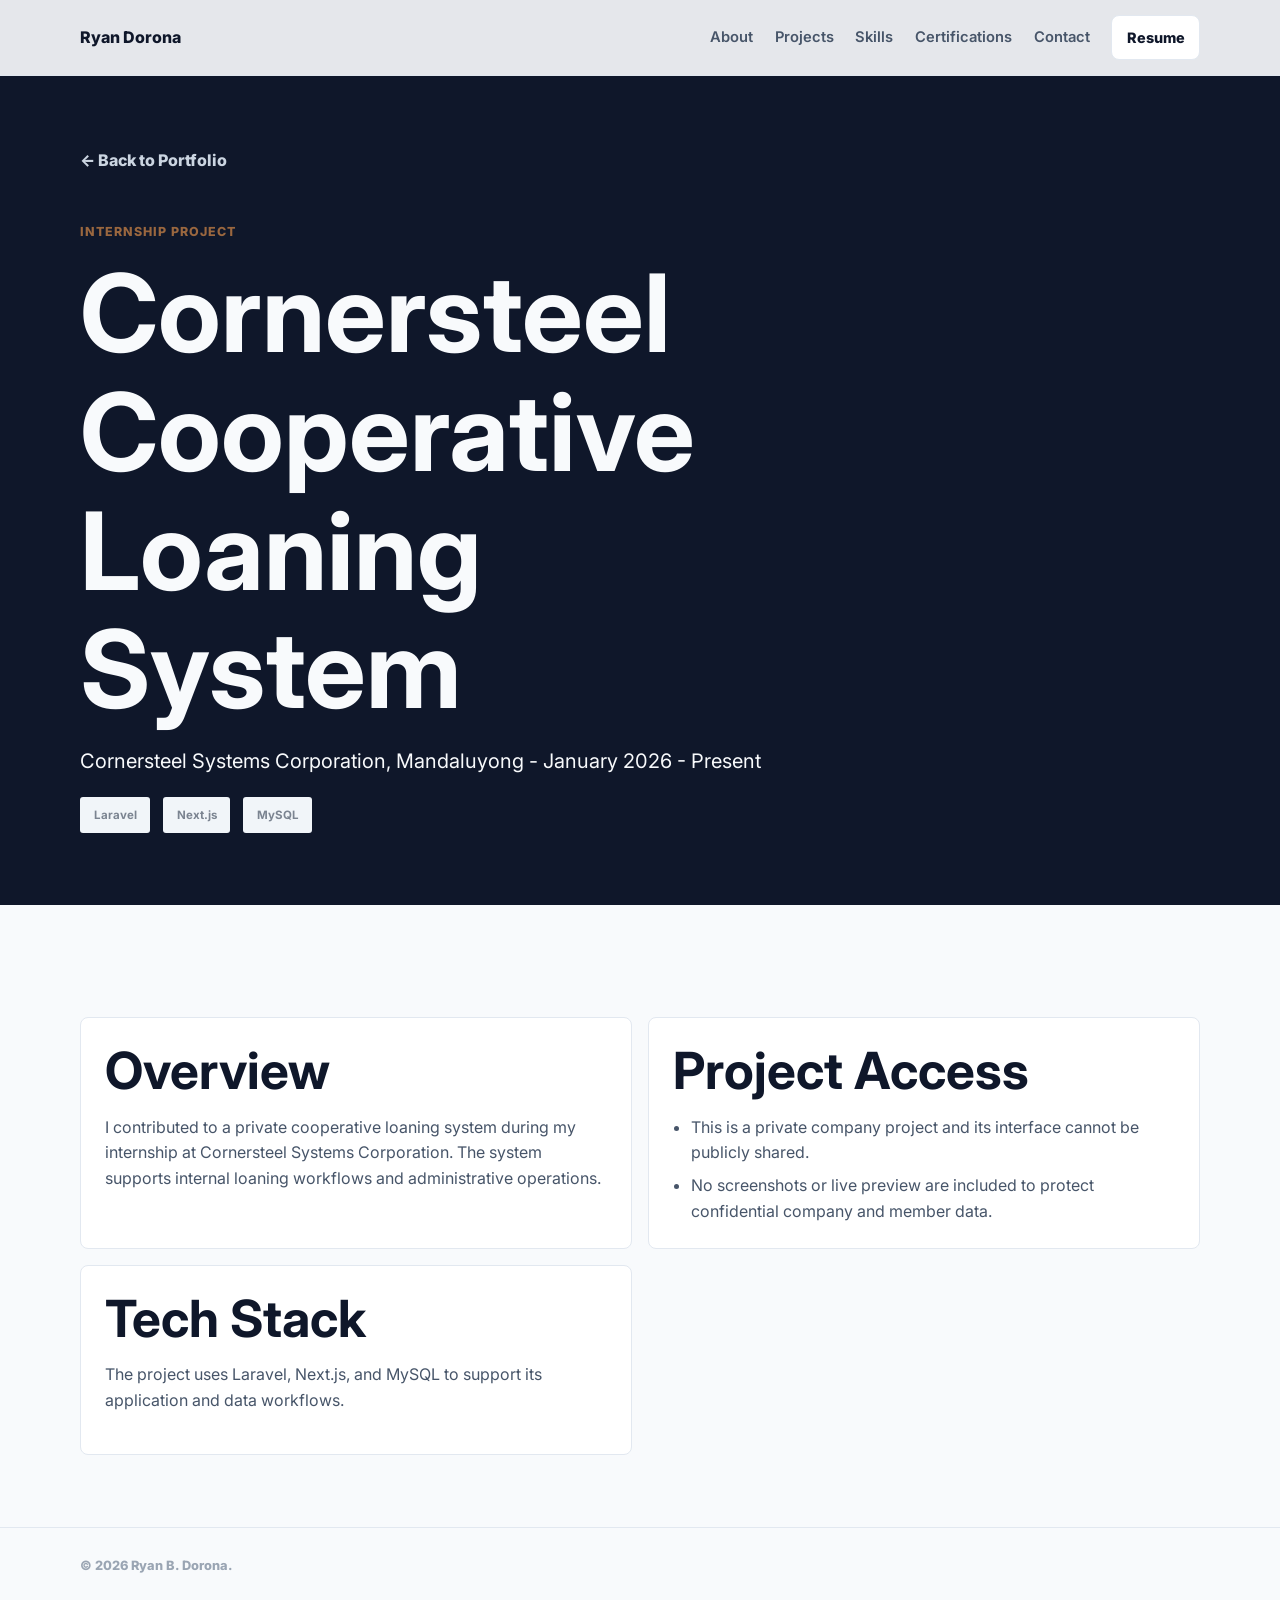
<file: projects/cornersteel.html>
<!DOCTYPE html>
<html lang="en">
<head>
  <meta charset="UTF-8">
  <meta name="viewport" content="width=device-width, initial-scale=1.0">
  <meta name="description" content="Cornersteel Cooperative Loaning System project details by Ryan B. Dorona.">
  <title>Cornersteel Cooperative Loaning System | Ryan B. Dorona</title>
  <link rel="preconnect" href="https://fonts.googleapis.com">
  <link rel="preconnect" href="https://fonts.gstatic.com" crossorigin>
  <link href="https://fonts.googleapis.com/css2?family=Inter:wght@400;500;600;700;800&display=swap" rel="stylesheet">
  <link rel="stylesheet" href="../assets/css/style.css">
</head>
<body>
  <header class="site-header">
    <nav class="navbar container" aria-label="Primary navigation">
      <a class="brand" href="../index.html">Ryan Dorona</a>
      <button class="nav-toggle" type="button" aria-label="Open navigation menu" aria-expanded="false" aria-controls="primary-menu">
        <span></span><span></span><span></span>
      </button>
      <div class="nav-menu" id="primary-menu">
        <a class="nav-link" href="../index.html#about">About</a>
        <a class="nav-link" href="../index.html#projects">Projects</a>
        <a class="nav-link" href="../index.html#skills">Skills</a>
        <a class="nav-link" href="../index.html#certifications">Certifications</a>
        <a class="nav-link" href="../index.html#contact">Contact</a>
        <a class="btn btn-small btn-outline" href="../assets/files/RYANBDORONA_CV_070326.pdf" target="_blank" rel="noopener" aria-label="Open Ryan Dorona resume in a new tab">Resume</a>
      </div>
    </nav>
  </header>

  <main>
    <section class="project-hero section">
      <div class="container">
        <a class="back-link" href="../index.html">&larr; Back to Portfolio</a>
        <p class="eyebrow">Internship Project</p>
        <h1>Cornersteel Cooperative Loaning System</h1>
        <p class="project-lead">Cornersteel Systems Corporation, Mandaluyong - January 2026 - Present</p>
        <div class="tag-list tag-list-large"><span>Laravel</span><span>Next.js</span><span>MySQL</span></div>
      </div>
    </section>

    <section class="section project-content">
      <div class="container detail-grid">
        <article class="detail-block">
          <h2>Overview</h2>
          <p>I contributed to a private cooperative loaning system during my internship at Cornersteel Systems Corporation. The system supports internal loaning workflows and administrative operations.</p>
        </article>
        <article class="detail-block">
          <h2>Project Access</h2>
          <ul>
            <li>This is a private company project and its interface cannot be publicly shared.</li>
            <li>No screenshots or live preview are included to protect confidential company and member data.</li>
          </ul>
        </article>
        <article class="detail-block">
          <h2>Tech Stack</h2>
          <p>The project uses Laravel, Next.js, and MySQL to support its application and data workflows.</p>
        </article>
      </div>
    </section>

  </main>

  <footer class="footer">
    <div class="container"><p>&copy; 2026 Ryan B. Dorona.</p></div>
  </footer>

  <script src="../assets/js/main.js"></script>
</body>
</html>
</file>
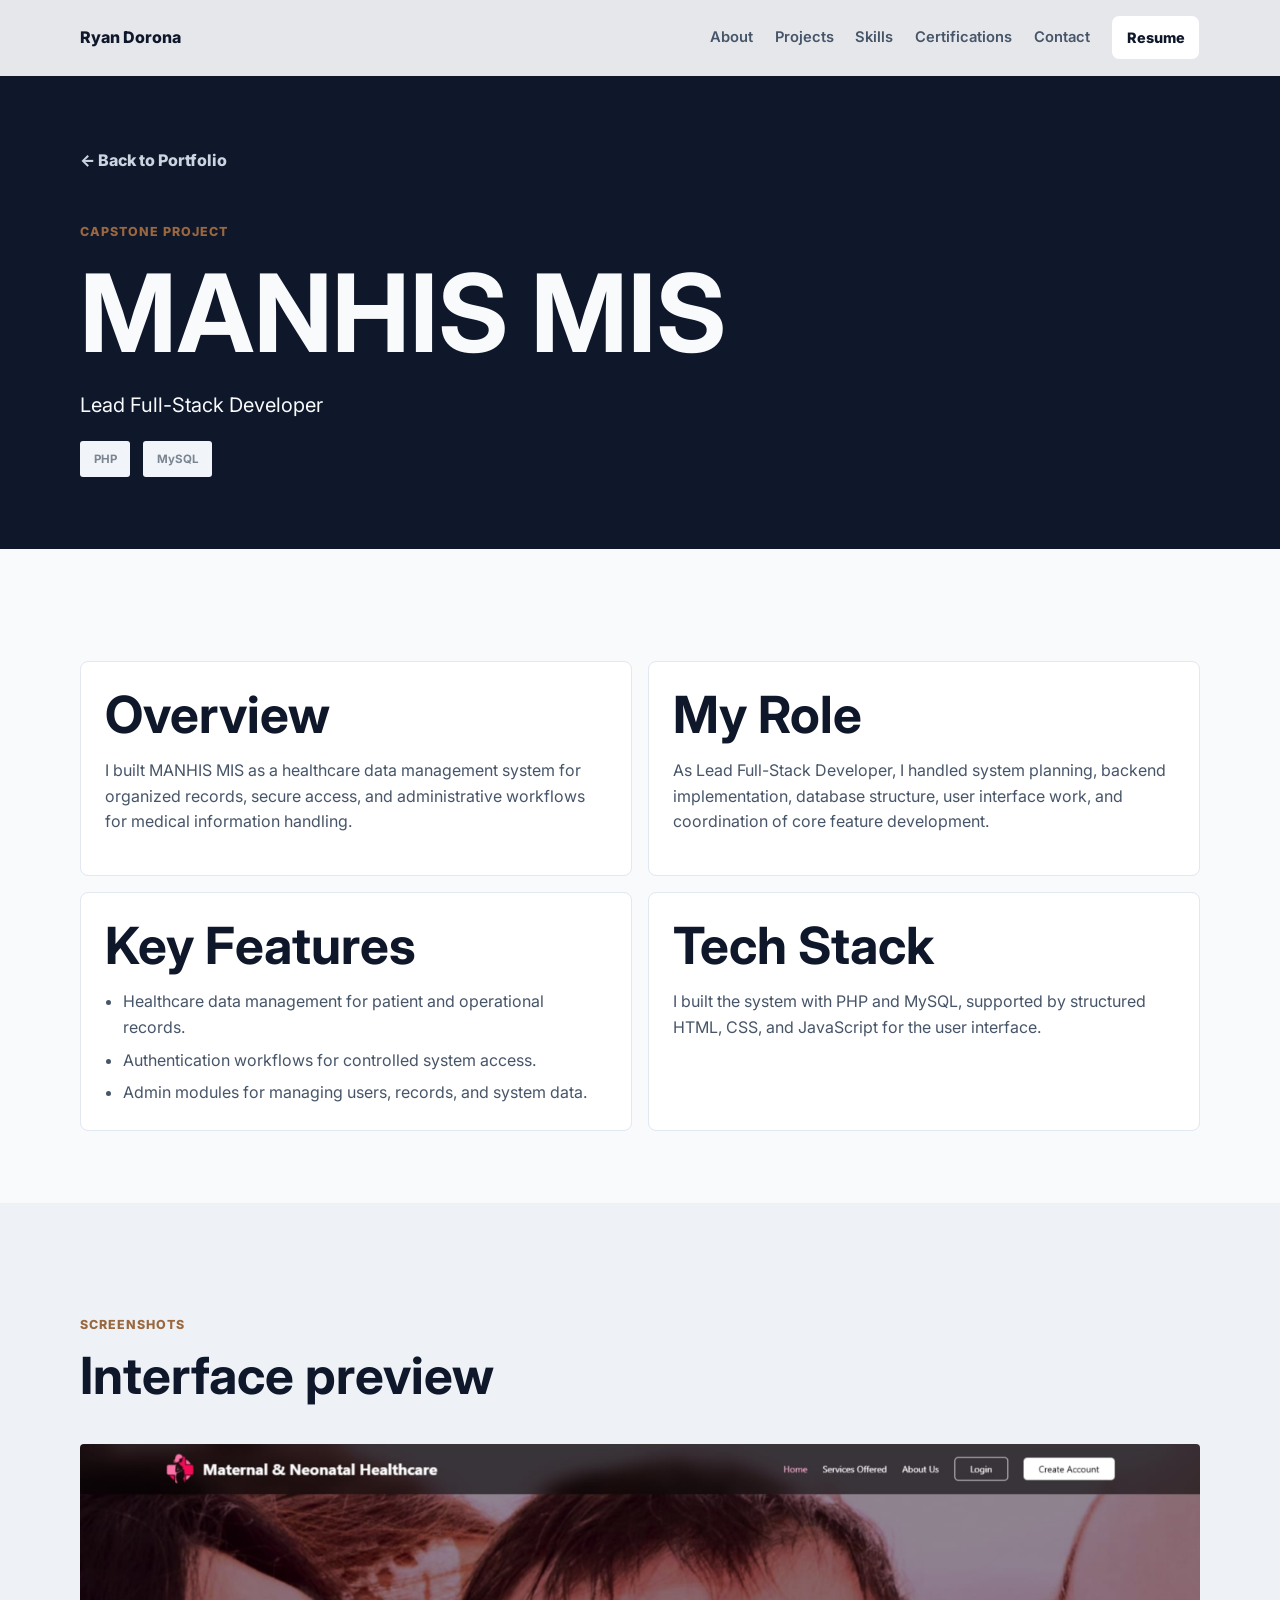
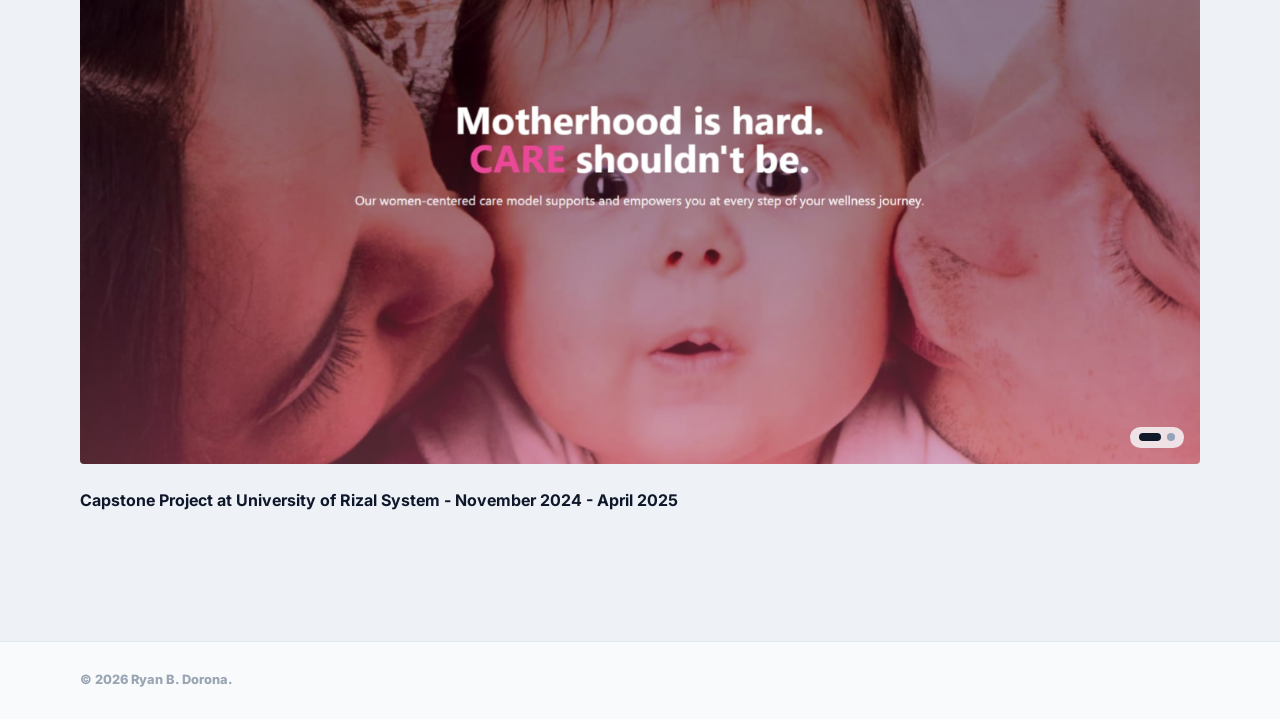
<file: projects/manhis.html>
<!DOCTYPE html>
<html lang="en">
<head>
  <meta charset="UTF-8">
  <meta name="viewport" content="width=device-width, initial-scale=1.0">
  <meta name="description" content="MANHIS MIS project details by Ryan B. Dorona.">
  <title>MANHIS MIS | Ryan B. Dorona</title>
  <link rel="preconnect" href="https://fonts.googleapis.com">
  <link rel="preconnect" href="https://fonts.gstatic.com" crossorigin>
  <link href="https://fonts.googleapis.com/css2?family=Inter:wght@400;500;600;700;800&display=swap" rel="stylesheet">
  <link rel="stylesheet" href="../assets/css/style.css">
</head>
<body>
  <header class="site-header">
    <nav class="navbar container" aria-label="Primary navigation">
      <a class="brand" href="../index.html">Ryan Dorona</a>
      <button class="nav-toggle" type="button" aria-label="Open navigation menu" aria-expanded="false" aria-controls="primary-menu">
        <span></span><span></span><span></span>
      </button>
      <div class="nav-menu" id="primary-menu">
        <a class="nav-link" href="../index.html#about">About</a>
        <a class="nav-link" href="../index.html#projects">Projects</a>
        <a class="nav-link" href="../index.html#skills">Skills</a>
        <a class="nav-link" href="../index.html#certifications">Certifications</a>
        <a class="nav-link" href="../index.html#contact">Contact</a>
        <a class="btn btn-small btn-outline" href="../assets/files/RYANBDORONA_CV_070326.pdf" target="_blank" rel="noopener" aria-label="Open Ryan Dorona resume in a new tab">Resume</a>
      </div>
    </nav>
  </header>

  <main>
    <section class="project-hero section">
      <div class="container">
        <a class="back-link" href="../index.html">&larr; Back to Portfolio</a>
        <p class="eyebrow">Capstone Project</p>
        <h1>MANHIS MIS</h1>
        <p class="project-lead">Lead Full-Stack Developer</p>
        <div class="tag-list tag-list-large"><span>PHP</span><span>MySQL</span></div>
      </div>
    </section>

    <section class="section project-content">
      <div class="container detail-grid">
        <article class="detail-block">
          <h2>Overview</h2>
          <p>I built MANHIS MIS as a healthcare data management system for organized records, secure access, and administrative workflows for medical information handling.</p>
        </article>
        <article class="detail-block">
          <h2>My Role</h2>
          <p>As Lead Full-Stack Developer, I handled system planning, backend implementation, database structure, user interface work, and coordination of core feature development.</p>
        </article>
        <article class="detail-block">
          <h2>Key Features</h2>
          <ul>
            <li>Healthcare data management for patient and operational records.</li>
            <li>Authentication workflows for controlled system access.</li>
            <li>Admin modules for managing users, records, and system data.</li>
          </ul>
        </article>
        <article class="detail-block">
          <h2>Tech Stack</h2>
          <p>I built the system with PHP and MySQL, supported by structured HTML, CSS, and JavaScript for the user interface.</p>
        </article>
      </div>
    </section>

    <section class="section section-muted">
      <div class="container">
        <div class="section-heading">
          <p class="eyebrow">Screenshots</p>
          <h2>Interface preview</h2>
        </div>
        <div class="project-carousel project-carousel-detail" data-carousel aria-label="MANHIS MIS interface previews">
          <img class="project-carousel-image is-active" src="../assets/img/mahnis_1.png" alt="MANHIS MIS dashboard interface">
          <img class="project-carousel-image" src="../assets/img/manhis_2.png" alt="MANHIS MIS records interface">
          <div class="carousel-pagination" aria-label="MANHIS MIS screenshots">
            <button class="carousel-dot is-active" type="button" aria-label="Show MANHIS MIS screenshot 1" aria-current="true"></button>
            <button class="carousel-dot" type="button" aria-label="Show MANHIS MIS screenshot 2"></button>
          </div>
        </div>
        <p class="project-note">Capstone Project at University of Rizal System - November 2024 - April 2025</p>
      </div>
    </section>
  </main>

  <footer class="footer">
    <div class="container"><p>&copy; 2026 Ryan B. Dorona.</p></div>
  </footer>

  <script src="../assets/js/main.js"></script>
</body>
</html>
</file>
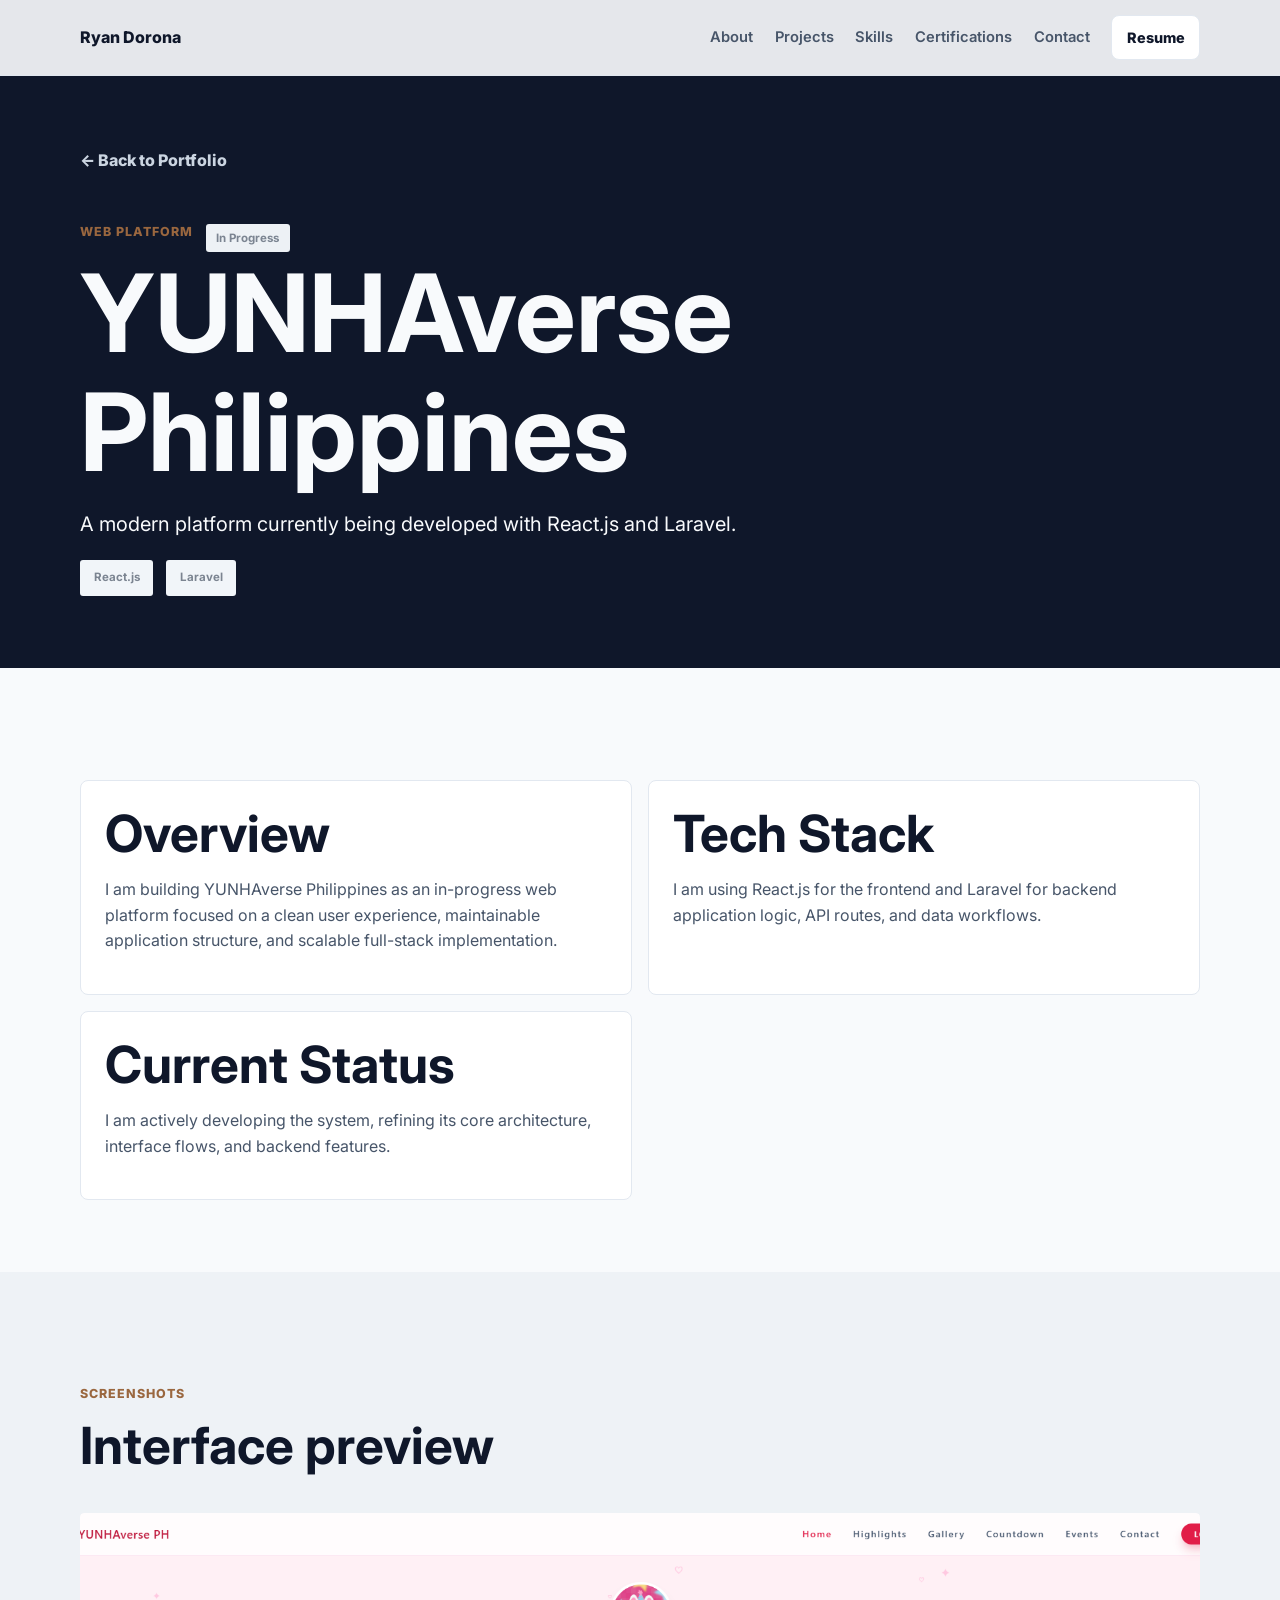
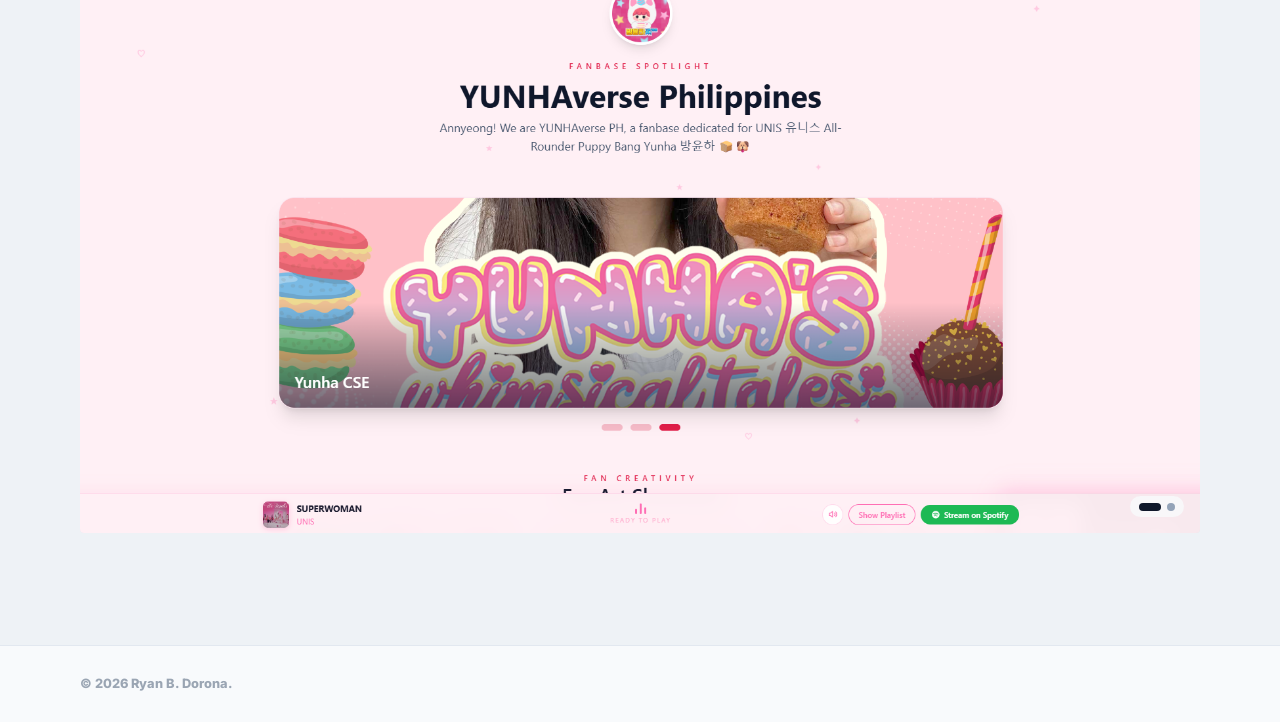
<file: projects/yunhaverse.html>
<!DOCTYPE html>
<html lang="en">
<head>
  <meta charset="UTF-8">
  <meta name="viewport" content="width=device-width, initial-scale=1.0">
  <meta name="description" content="YUNHAverse Philippines project details by Ryan B. Dorona.">
  <title>YUNHAverse Philippines | Ryan B. Dorona</title>
  <link rel="preconnect" href="https://fonts.googleapis.com">
  <link rel="preconnect" href="https://fonts.gstatic.com" crossorigin>
  <link href="https://fonts.googleapis.com/css2?family=Inter:wght@400;500;600;700;800&display=swap" rel="stylesheet">
  <link rel="stylesheet" href="../assets/css/style.css">
</head>
<body>
  <header class="site-header">
    <nav class="navbar container" aria-label="Primary navigation">
      <a class="brand" href="../index.html">Ryan Dorona</a>
      <button class="nav-toggle" type="button" aria-label="Open navigation menu" aria-expanded="false" aria-controls="primary-menu">
        <span></span><span></span><span></span>
      </button>
      <div class="nav-menu" id="primary-menu">
        <a class="nav-link" href="../index.html#about">About</a>
        <a class="nav-link" href="../index.html#projects">Projects</a>
        <a class="nav-link" href="../index.html#skills">Skills</a>
        <a class="nav-link" href="../index.html#certifications">Certifications</a>
        <a class="nav-link" href="../index.html#contact">Contact</a>
        <a class="btn btn-small btn-outline" href="../assets/files/RYANBDORONA_CV_070326.pdf" target="_blank" rel="noopener" aria-label="Open Ryan Dorona resume in a new tab">Resume</a>
      </div>
    </nav>
  </header>

  <main>
    <section class="project-hero section">
      <div class="container">
        <a class="back-link" href="../index.html">&larr; Back to Portfolio</a>
        <div class="title-row">
          <p class="eyebrow">Web Platform</p>
          <span class="badge">In Progress</span>
        </div>
        <h1>YUNHAverse Philippines</h1>
        <p class="project-lead">A modern platform currently being developed with React.js and Laravel.</p>
        <div class="tag-list tag-list-large"><span>React.js</span><span>Laravel</span></div>
      </div>
    </section>

    <section class="section project-content">
      <div class="container detail-grid">
        <article class="detail-block">
          <h2>Overview</h2>
          <p>I am building YUNHAverse Philippines as an in-progress web platform focused on a clean user experience, maintainable application structure, and scalable full-stack implementation.</p>
        </article>
        <article class="detail-block">
          <h2>Tech Stack</h2>
          <p>I am using React.js for the frontend and Laravel for backend application logic, API routes, and data workflows.</p>
        </article>
        <article class="detail-block">
          <h2>Current Status</h2>
          <p>I am actively developing the system, refining its core architecture, interface flows, and backend features.</p>
        </article>
      </div>
    </section>

    <section class="section section-muted">
      <div class="container">
        <div class="section-heading">
          <p class="eyebrow">Screenshots</p>
          <h2>Interface preview</h2>
        </div>
        <div class="project-carousel project-carousel-detail" data-carousel aria-label="YUNHAverse Philippines interface previews">
          <img class="project-carousel-image is-active" src="../assets/img/yunhaverse.png" alt="YUNHAverse Philippines interface preview">
          <img class="project-carousel-image" src="../assets/img/yunhaverse_2.png" alt="YUNHAverse Philippines alternate interface preview">
          <div class="carousel-pagination" aria-label="YUNHAverse screenshots">
            <button class="carousel-dot is-active" type="button" aria-label="Show YUNHAverse screenshot 1" aria-current="true"></button>
            <button class="carousel-dot" type="button" aria-label="Show YUNHAverse screenshot 2"></button>
          </div>
        </div>
      </div>
    </section>
  </main>

  <footer class="footer">
    <div class="container"><p>&copy; 2026 Ryan B. Dorona.</p></div>
  </footer>

  <script src="../assets/js/main.js"></script>
</body>
</html>
</file>
<file: assets/css/style.css>
:root {
  --navy: #0f172a;
  --navy-soft: #17233a;
  --off-white: #f8fafc;
  --surface: #ffffff;
  --slate: #475569;
  --slate-warm: #64748b;
  --line: #e2e8f0;
  --accent: #c08457;
  --accent-dark: #9a673f;
  --shadow: 0 24px 70px rgba(15, 23, 42, 0.12);
  --radius: 8px;
  --header-height: 76px;
  --page-gutter: 40px;
  --section-space: 112px;
  --card-padding: 2rem;
}

/* Base layout and typography */
* {
  box-sizing: border-box;
}

html {
  width: 100%;
  min-width: 0;
  scroll-behavior: smooth;
  scroll-padding-top: var(--header-height);
}

body {
  width: 100%;
  min-width: 0;
  margin: 0;
  background: var(--off-white);
  color: var(--navy);
  font-family: "Inter", Arial, sans-serif;
  -webkit-font-smoothing: antialiased;
  line-height: 1.6;
  text-rendering: optimizeLegibility;
}

main {
  width: 100%;
  max-width: none;
}

body.nav-open {
  overflow: hidden;
}

img,
svg {
  display: block;
}

a {
  color: inherit;
  text-decoration: none;
}

p,
h1,
h2,
h3 {
  margin-top: 0;
}

p {
  color: var(--slate);
  font-size: 1rem;
}

h1,
h2,
h3 {
  letter-spacing: 0;
  line-height: 1.1;
}

h1 {
  max-width: 760px;
  font-size: clamp(3rem, 9vw, 6.75rem);
  margin-bottom: 1rem;
}

h2 {
  max-width: 720px;
  font-size: clamp(2rem, 4vw, 3.5rem);
  margin-bottom: 1rem;
}

h3 {
  font-size: 1.25rem;
  margin-bottom: 0.75rem;
}

ul {
  margin: 0;
  padding-left: 1.1rem;
}

li + li {
  margin-top: 0.45rem;
}

.container {
  width: min(1120px, calc(100% - var(--page-gutter)));
  margin: 0 auto;
}

.section {
  width: 100%;
  padding: var(--section-space) 0;
}

.section-muted {
  background: #eef2f6;
}

/* Entrance animations */
.fade-in {
  opacity: 0;
  transform: translateY(20px);
  transition: opacity 520ms ease-out, transform 520ms ease-out;
  transition-delay: var(--animation-delay, 0ms);
}

.fade-in.is-visible {
  opacity: 1;
  transform: translateY(0);
}

@keyframes heroFocusIn {
  from {
    opacity: 0;
    transform: translateY(20px);
  }

  to {
    opacity: 1;
    transform: translateY(0);
  }
}

@media (prefers-reduced-motion: reduce) {
  html {
    scroll-behavior: auto;
  }

  *,
  *::before,
  *::after {
    transition-duration: 1ms !important;
    animation-duration: 1ms !important;
    animation-iteration-count: 1 !important;
  }

  .fade-in {
    opacity: 1;
    transform: none;
  }

  .hero .eyebrow,
  .hero h1,
  .hero .hero-tagline,
  .hero .hero-subtitle,
  .hero .cta-buttons,
  .hero .social-links {
    opacity: 1;
    transform: none;
    animation: none !important;
  }
}

/* Fixed navigation */
.site-header {
  position: fixed;
  z-index: 100;
  top: 0;
  right: 0;
  left: 0;
  height: var(--header-height);
  border-bottom: 1px solid rgba(226, 232, 240, 0.9);
  background: rgba(248, 250, 252, 0.92);
  backdrop-filter: blur(16px);
}

.navbar {
  display: flex;
  align-items: center;
  justify-content: space-between;
  height: 100%;
}

.brand {
  font-size: 1rem;
  font-weight: 800;
}

.nav-menu {
  display: flex;
  align-items: center;
  gap: 1.35rem;
}

.nav-link {
  color: var(--slate);
  font-size: 0.92rem;
  font-weight: 600;
  transition: color 180ms ease;
}

.nav-link:hover,
.nav-link.active {
  color: var(--navy);
}

.nav-toggle {
  display: none;
  width: 42px;
  height: 42px;
  place-items: center;
  border: 1px solid var(--line);
  border-radius: var(--radius);
  background: var(--surface);
  cursor: pointer;
}

.nav-toggle span {
  display: block;
  width: 18px;
  height: 2px;
  margin: 3px auto;
  border-radius: 999px;
  background: var(--navy);
  transition: transform 180ms ease, opacity 180ms ease;
}

.nav-toggle.is-active span:nth-child(1) {
  transform: translateY(5px) rotate(45deg);
}

.nav-toggle.is-active span:nth-child(2) {
  opacity: 0;
}

.nav-toggle.is-active span:nth-child(3) {
  transform: translateY(-5px) rotate(-45deg);
}

.btn {
  display: inline-flex;
  align-items: center;
  justify-content: center;
  min-height: 46px;
  padding: 0.8rem 1.25rem;
  border: 1px solid transparent;
  border-radius: var(--radius);
  font-size: 0.9rem;
  font-weight: 800;
  transition: transform 180ms ease, border-color 180ms ease, background 180ms ease, color 180ms ease;
}

.btn:hover {
  transform: translateY(-2px);
}

.btn-primary {
  background: var(--navy);
  color: var(--off-white);
}

.btn-secondary,
.btn-outline {
  border-color: var(--line);
  background: var(--surface);
  color: var(--navy);
}

.btn-secondary:hover,
.btn-outline:hover {
  border-color: var(--navy);
}

.btn-small {
  min-height: 40px;
  padding: 0.6rem 0.9rem;
  font-size: 0.9rem;
}

/* Homepage sections */
.hero {
  min-height: 100vh;
  padding-top: var(--header-height);
  display: flex;
  align-items: center;
}

.hero .container {
  width: min(1120px, calc(100% - 160px));
}

.hero-grid {
  display: block;
  width: min(760px, 100%);
}

.hero .eyebrow {
  margin-bottom: 1.1rem;
  color: #a2adbd;
}

.hero .eyebrow,
.hero h1,
.hero .hero-tagline,
.hero .hero-subtitle,
.hero .cta-buttons,
.hero .social-links {
  opacity: 0;
  transform: translateY(20px);
  animation: heroFocusIn 560ms ease-out forwards;
}

.hero .eyebrow {
  animation-delay: 90ms;
}

.hero h1 {
  animation-delay: 210ms;
}

.hero .hero-tagline {
  animation-delay: 330ms;
}

.hero .hero-subtitle {
  animation-delay: 450ms;
}

.hero .cta-buttons {
  animation-delay: 570ms;
}

.hero .social-links {
  animation-delay: 690ms;
}

.hero h1 {
  max-width: 640px;
  margin-bottom: 0.6rem;
  font-size: clamp(2.25rem, 4.5vw, 3.4rem);
  font-weight: 800;
}

.hero-tagline {
  margin-bottom: 1.35rem;
  color: #596579;
  font-size: clamp(1.3rem, 2.6vw, 2rem);
  font-weight: 700;
}

.hero-subtitle {
  margin-bottom: 2rem;
  max-width: 620px;
  color: #697586;
  font-size: 1rem;
  font-weight: 600;
}

.hero .btn {
  min-height: 44px;
  min-width: 128px;
  font-size: 0.82rem;
}

.hero-actions,
.cta-buttons,
.social-links,
.tag-list,
.title-row {
  display: flex;
  align-items: center;
  gap: 0.8rem;
  flex-wrap: wrap;
}

.hero-actions {
  gap: 1.45rem;
}

.cta-buttons {
  gap: 0.75rem;
}

.social-links {
  position: relative;
  gap: 0.7rem;
  margin-top: 0;
  padding-left: 1.45rem;
}

.social-links::before {
  position: absolute;
  top: 50%;
  left: 0;
  width: 1px;
  height: 22px;
  background: var(--line);
  content: "";
  transform: translateY(-50%);
}

.social-links a {
  display: inline-grid;
  width: 22px;
  height: 22px;
  place-items: center;
  border: 0;
  border-radius: 0;
  background: transparent;
  color: #758195;
  transition: color 180ms ease, transform 180ms ease;
}

.social-links a:hover {
  transform: translateY(-2px);
  color: var(--navy);
}

.social-links svg {
  width: 18px;
  height: 18px;
  fill: currentColor;
}

.project-card,
.skill-column,
.cert-card,
.detail-block {
  border: 1px solid var(--line);
  border-radius: var(--radius);
  background: var(--surface);
}

.panel-kicker,
.eyebrow,
.card-meta {
  color: var(--accent-dark);
  font-size: 0.78rem;
  font-weight: 800;
  letter-spacing: 0.08em;
  text-transform: uppercase;
}

.two-column {
  display: grid;
  grid-template-columns: minmax(0, 1fr) minmax(280px, 420px);
  gap: 4rem;
  align-items: center;
}

.image-placeholder {
  display: block;
  min-height: 460px;
  overflow: hidden;
  border: 1px solid var(--line);
  border-radius: var(--radius);
  background:
    linear-gradient(135deg, rgba(15, 23, 42, 0.04), rgba(192, 132, 87, 0.14)),
    var(--surface);
}

.image-placeholder img {
  width: 100%;
  height: 460px;
  object-fit: cover;
  object-position: center;
}

.section-heading {
  margin-bottom: 2.5rem;
}

.compact-heading {
  margin-bottom: 1.75rem;
}

.compact-heading h2 {
  font-size: clamp(1.75rem, 3vw, 2.25rem);
}

.skills-heading {
  margin-bottom: 2rem;
  text-align: center;
}

.skills-heading h2 {
  margin-right: auto;
  margin-bottom: 0.55rem;
  margin-left: auto;
  font-size: clamp(1.85rem, 3.4vw, 2.4rem);
}

.skills-heading p {
  margin-bottom: 0;
  color: #8a94a3;
  font-weight: 700;
}

/* Project cards and carousel */
.bento-grid {
  display: grid;
  grid-template-columns: minmax(0, 2.1fr) minmax(260px, 1fr);
  gap: 2rem;
}

.project-card {
  min-height: auto;
  padding: var(--card-padding);
  transition: transform 180ms ease, box-shadow 180ms ease;
}

.project-card:hover {
  transform: translateY(-4px);
  box-shadow: var(--shadow);
}

.projects-heading {
  margin-bottom: 2rem;
}

.projects-heading h2 {
  font-size: clamp(2rem, 4vw, 3rem);
}

.project-card-featured {
  min-height: 480px;
}

.project-card-compact {
  min-height: 480px;
}

.project-card-wide {
  grid-column: 1 / -1;
  display: grid;
  grid-template-columns: minmax(0, 1fr) minmax(320px, 0.9fr);
  gap: 2rem;
  min-height: 360px;
}

.project-card-wide.project-card-yunhaverse {
  grid-template-columns: minmax(0, 0.8fr) minmax(420px, 1.2fr);
  min-height: 430px;
}

.project-card-yunhaverse .project-carousel {
  height: 100%;
  min-height: 360px;
  margin-top: 0;
}

.project-card-compact.project-card-private {
  display: flex;
  flex-direction: column;
  min-height: 480px;
}

.project-card-compact.project-card-private .project-card-top {
  align-items: flex-start;
  flex-direction: row;
  gap: 0.5rem;
}

.project-card-compact.project-card-private .badge {
  flex: 0 0 auto;
}

.project-card h3 {
  margin-bottom: 1rem;
  font-size: clamp(1.25rem, 2vw, 1.5rem);
}

.project-card h3 a {
  transition: color 180ms ease;
}

.project-card h3 a:hover {
  color: var(--accent-dark);
}

.project-card p {
  max-width: 620px;
  margin-bottom: 1.5rem;
  font-weight: 600;
}

.project-card-top {
  display: flex;
  align-items: flex-start;
  justify-content: space-between;
  gap: 1rem;
  margin-bottom: 1.5rem;
}

.tag-list span,
.badge {
  display: inline-flex;
  align-items: center;
  min-height: 26px;
  padding: 0.3rem 0.65rem;
  border-radius: 3px;
  background: #f1f5f9;
  color: #7b8491;
  font-size: 0.72rem;
  font-weight: 700;
}

.tag-list-large span {
  min-height: 36px;
  padding: 0.45rem 0.85rem;
}

.badge {
  background: #edf1f5;
  color: #7b8491;
}

/* Screenshot carousel */
.project-carousel {
  position: relative;
  height: 240px;
  margin-top: 2rem;
  overflow: hidden;
  border-radius: 4px;
  background: #e2e8f0;
}

.project-carousel-image {
  position: absolute;
  inset: 0;
  width: 100%;
  height: 100%;
  object-fit: cover;
  opacity: 0;
  transition: opacity 260ms ease;
}

.project-carousel-image.is-active {
  opacity: 1;
}

.carousel-pagination {
  position: absolute;
  right: 1rem;
  bottom: 1rem;
  left: auto;
  padding: 0.4rem 0.55rem;
  border-radius: 999px;
  background: rgba(248, 250, 252, 0.82);
  display: flex;
  gap: 0.4rem;
}

.carousel-dot {
  width: 8px;
  height: 8px;
  padding: 0;
  border: 0;
  border-radius: 999px;
  background: #94a3b8;
  cursor: pointer;
  transition: width 180ms ease, background 180ms ease;
}

.carousel-dot.is-active {
  width: 22px;
  background: var(--navy);
}

.project-carousel-detail {
  height: min(62vw, 620px);
  max-height: 620px;
  margin-top: 0;
}

.private-project-status {
  display: grid;
  gap: 0.75rem;
  margin-top: 1.5rem;
  padding: 1.25rem;
  border: 1px solid var(--line);
  border-radius: 4px;
  background: #f8fafc;
}

.private-project-status span {
  font-size: 1.15rem;
}

.private-project-status p {
  margin: 0;
  font-size: 0.88rem;
}

.back-link {
  color: var(--navy);
  font-weight: 800;
}

.back-link:hover {
  color: var(--accent-dark);
}

/* Skills, certifications, and project detail layouts */
.skills-grid {
  display: grid;
  grid-template-columns: repeat(4, minmax(0, 1fr));
  gap: 2.5rem;
}

.skill-column,
.cert-card,
.detail-block {
  padding: 1.5rem;
}

.skill-column ul {
  color: var(--slate);
}

.skill-column {
  border: 0;
  background: transparent;
  padding: 0;
}

.skill-column h3 {
  display: flex;
  align-items: center;
  gap: 0.45rem;
  margin-bottom: 0.8rem;
  font-size: 1.05rem;
}

.skill-column h3 svg {
  width: 18px;
  height: 18px;
  flex: 0 0 auto;
  fill: currentColor;
}

.skill-column li {
  color: #64748b;
  font-size: 0.92rem;
  font-weight: 700;
}

.cert-grid,
.detail-grid,
.contact-grid {
  display: grid;
  grid-template-columns: repeat(2, minmax(0, 1fr));
  gap: 1rem;
}

.cert-grid {
  grid-template-columns: 1fr;
  gap: 1rem;
}

.cert-card {
  display: flex;
  align-items: center;
  gap: 1.25rem;
  min-height: 112px;
  padding: 1.65rem 1.85rem;
  box-shadow: 0 1px 2px rgba(15, 23, 42, 0.03);
}

.cert-card h3 {
  margin-bottom: 0.2rem;
  font-size: 1rem;
}

.cert-card p {
  margin-bottom: 0;
  font-size: 0.9rem;
  font-weight: 600;
}

.cert-icon {
  display: grid;
  flex: 0 0 auto;
  width: 52px;
  height: 52px;
  place-items: center;
  border-radius: 4px;
  background: #edf0f3;
  color: var(--navy);
}

.cert-icon svg {
  width: 22px;
  height: 22px;
  fill: currentColor;
}

.project-hero {
  padding-top: calc(var(--header-height) + 72px);
  padding-bottom: 72px;
  background: var(--navy);
  color: var(--off-white);
}

.project-hero h1,
.project-hero .project-lead,
.project-hero .back-link {
  color: var(--off-white);
}

.project-hero .project-lead {
  max-width: 760px;
  font-size: 1.25rem;
}

.project-hero .back-link {
  display: inline-block;
  margin-bottom: 3rem;
  color: #cbd5e1;
}

.project-content {
  padding-bottom: 72px;
}

.detail-block ul {
  color: var(--slate);
}

.project-note {
  margin-top: 1.5rem;
  color: var(--navy);
  font-weight: 700;
}

.contact-section {
  padding: 108px 0;
  background: #030303;
  color: var(--off-white);
}

.contact-section h2 {
  max-width: 520px;
  margin-bottom: 1.6rem;
  color: var(--off-white);
  font-size: clamp(2.3rem, 5vw, 4rem);
}

.contact-copy p {
  max-width: 440px;
  margin-bottom: 0;
  color: #8b8f98;
  font-size: 1rem;
  font-weight: 600;
}

.contact-grid {
  grid-template-columns: minmax(0, 1.1fr) minmax(280px, 0.9fr);
  gap: 3rem;
}

.contact-list {
  display: grid;
  gap: 1.1rem;
  align-content: center;
  padding-left: 2.5rem;
  border-left: 1px solid rgba(248, 250, 252, 0.15);
}

.contact-list span {
  display: block;
  margin-bottom: 0.2rem;
  color: #555b66;
  font-size: 0.76rem;
  font-weight: 800;
  letter-spacing: 0.08em;
  text-transform: uppercase;
}

.contact-list a {
  color: var(--off-white);
  font-size: 1.2rem;
  font-weight: 800;
  transition: color 180ms ease;
}

.contact-list a:hover {
  color: #cbd5e1;
}

.footer {
  padding: 1.75rem 0;
  border-top: 1px solid var(--line);
  background: var(--off-white);
}

.footer-grid {
  display: grid;
  grid-template-columns: 1fr auto 1fr;
  gap: 1rem;
  align-items: center;
}

.footer p {
  margin: 0;
  color: #9aa5b3;
  font-size: 0.8rem;
  font-weight: 800;
}

.footer p:last-child {
  justify-self: end;
}

.footer-name {
  letter-spacing: 0.18em;
  text-transform: uppercase;
}

.footer-links {
  display: flex;
  align-items: center;
  gap: 2rem;
}

.footer-links a {
  color: #7f8a99;
  font-size: 0.8rem;
  font-weight: 800;
  transition: color 180ms ease;
}

.footer-links a:hover {
  color: var(--navy);
}

@media (max-width: 900px) {
  :root {
    --section-space: 76px;
  }

  .hero {
    min-height: auto;
    padding-top: calc(var(--header-height) + 88px);
    padding-bottom: 96px;
  }

  .two-column,
  .bento-grid,
  .skills-grid,
  .cert-grid,
  .detail-grid,
  .contact-grid {
    grid-template-columns: 1fr;
  }

  .project-card-featured,
  .project-card-compact {
    min-height: auto;
  }

  .project-card-compact.project-card-private {
    min-height: auto;
  }

  .project-card-wide {
    grid-template-columns: 1fr;
    min-height: auto;
  }

  .project-card-wide.project-card-yunhaverse {
    min-height: auto;
  }

  .project-card-yunhaverse .project-carousel {
    order: -1;
    height: 280px;
    min-height: 280px;
  }

  .image-placeholder {
    min-height: 360px;
  }

  .image-placeholder img {
    height: 360px;
  }

  .contact-list {
    padding-top: 2rem;
    padding-left: 0;
    border-top: 1px solid rgba(248, 250, 252, 0.15);
    border-left: 0;
  }

  .footer-grid {
    grid-template-columns: 1fr;
    gap: 0.9rem;
    text-align: center;
  }

  .footer p:last-child {
    justify-self: center;
  }

  .footer-links {
    justify-content: center;
  }
}

@media (max-width: 760px) {
  :root {
    --page-gutter: 28px;
    --card-padding: 1.35rem;
  }

  .hero .container {
    width: min(1120px, calc(100% - var(--page-gutter)));
  }

  .project-card-wide.project-card-yunhaverse {
    grid-template-columns: minmax(0, 1fr);
  }

  .hero.section {
    display: block;
    min-height: 0;
    padding-top: calc(var(--header-height) + 36px);
    padding-bottom: 32px;
  }

  #about.section {
    padding-top: 40px;
  }

  .nav-toggle {
    display: block;
  }

  .nav-menu {
    position: fixed;
    top: var(--header-height);
    right: 14px;
    left: 14px;
    display: grid;
    gap: 0;
    padding: 0.75rem;
    border: 1px solid var(--line);
    border-radius: var(--radius);
    background: var(--surface);
    box-shadow: var(--shadow);
    opacity: 0;
    pointer-events: none;
    transform: translateY(-10px);
    transition: opacity 180ms ease, transform 180ms ease;
  }

  .nav-menu.is-open {
    opacity: 1;
    pointer-events: auto;
    transform: translateY(0);
  }

  .nav-link,
  .nav-menu .btn {
    justify-content: flex-start;
    width: 100%;
    padding: 0.85rem;
  }

  .hero-actions {
    align-items: flex-start;
    flex-direction: column;
    gap: 1rem;
  }

  .cta-buttons {
    width: 100%;
  }

  .cta-buttons .btn {
    flex: 1 1 132px;
  }

  .project-card-top {
    gap: 0.75rem;
    margin-bottom: 1.25rem;
  }

  .project-card h3 {
    font-size: 1.3rem;
  }

  .project-card p {
    margin-bottom: 1.25rem;
  }

  .project-carousel {
    height: 220px;
    margin-top: 1.5rem;
  }

  .project-card-yunhaverse .project-carousel {
    height: 250px;
    min-height: 250px;
    margin-bottom: 0.25rem;
  }

  .carousel-pagination {
    bottom: 0.8rem;
    right: 0.8rem;
    left: auto;
  }

  .skills-grid {
    gap: 1.75rem;
  }

  .social-links {
    padding-left: 0;
  }

  .social-links::before {
    display: none;
  }

  .cert-card {
    align-items: flex-start;
    padding: 1.25rem;
  }

  .contact-section {
    padding: 84px 0;
  }

  .contact-list a {
    font-size: 1rem;
  }
}

@media (max-width: 480px) {
  :root {
    --header-height: 68px;
    --section-space: 64px;
    --card-padding: 1.15rem;
  }

  .hero {
    min-height: 0;
    padding-top: calc(var(--header-height) + 36px);
    padding-bottom: 32px;
  }

  #about {
    padding-top: 40px;
  }

  .hero h1 {
    font-size: clamp(2.3rem, 11vw, 3rem);
  }

  .hero-tagline {
    margin-bottom: 1rem;
    font-size: 1.35rem;
  }

  .hero-subtitle {
    margin-bottom: 1.5rem;
    font-size: 0.95rem;
  }

  .project-card h3 {
    font-size: 1.2rem;
  }

  .tag-list {
    gap: 0.55rem;
  }

  .project-card-yunhaverse .project-carousel {
    height: 220px;
    min-height: 220px;
  }

  .image-placeholder,
  .image-placeholder img {
    min-height: 280px;
    height: 280px;
  }

  .cert-card {
    gap: 1rem;
  }

  .cert-icon {
    width: 46px;
    height: 46px;
  }

  .skill-column,
  .cert-card,
  .detail-block {
    padding: 1.15rem;
  }

  .project-hero {
    padding-top: calc(var(--header-height) + 48px);
    padding-bottom: 52px;
  }

  .project-hero .back-link {
    margin-bottom: 2rem;
  }

  .project-hero .project-lead {
    font-size: 1.05rem;
  }
}
</file>
